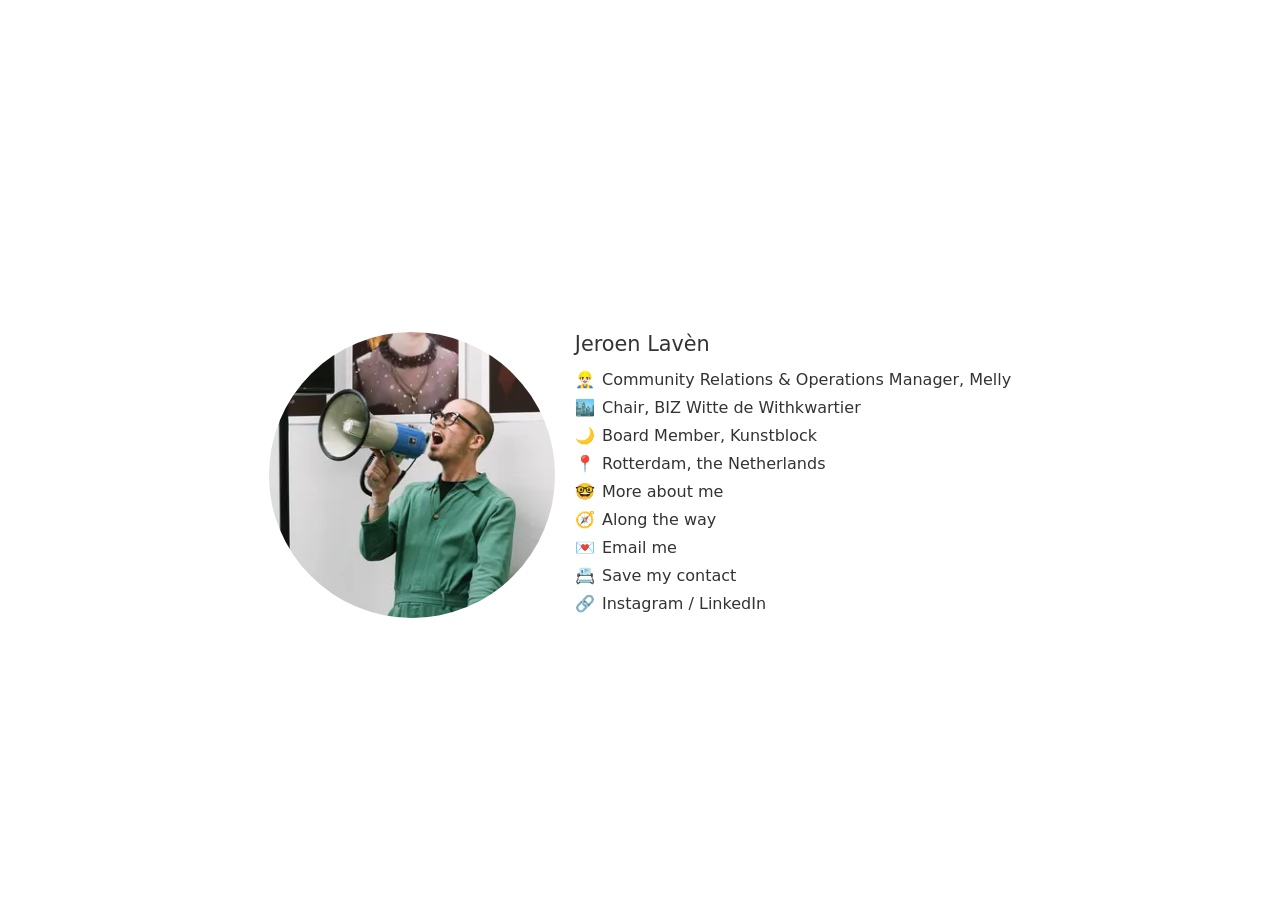
<file: index.html>
<!DOCTYPE html>
<html lang="en">
<head>
    <meta charset="UTF-8">
    <meta name="viewport" content="width=device-width, initial-scale=1.0">
    <title>Jeroen Lavèn – Community Relations &amp; Operations, Kunstinstituut Melly</title>
    <meta name="description" content="Jeroen Lavèn, Rotterdam: Community Relations &amp; Operations Manager at Kunstinstituut Melly, chair of BIZ Witte de Withkwartier and board member of Kunstblock.">
    <meta name="author" content="Jeroen Lavèn">
    <link rel="canonical" href="https://visuology.nl/">

    <!-- Link previews (LinkedIn, WhatsApp, Slack, ...) -->
    <meta property="og:type" content="profile">
    <meta property="og:url" content="https://visuology.nl/">
    <meta property="og:site_name" content="Jeroen Lavèn">
    <meta property="og:title" content="Jeroen Lavèn – Community Relations &amp; Operations, Kunstinstituut Melly">
    <meta property="og:description" content="Community Relations &amp; Operations Manager at Kunstinstituut Melly. Chair of BIZ Witte de Withkwartier and board member of Kunstblock. Rotterdam.">
    <meta property="og:image" content="https://visuology.nl/og-image-800.jpg">
    <meta property="og:image:width" content="800">
    <meta property="og:image:height" content="800">
    <meta property="og:image:alt" content="Portrait of Jeroen Lavèn">
    <meta property="profile:first_name" content="Jeroen">
    <meta property="profile:last_name" content="Lavèn">
    <meta name="twitter:card" content="summary">

    <link rel="stylesheet" href="style.css?v=19"> <!-- Bump ?v= after editing style.css so browsers reload it -->
    <link rel="apple-touch-icon" sizes="180x180" href="apple-touch-icon.png">
    <link rel="icon" type="image/png" sizes="32x32" href="favicon-32x32.png">
    <link rel="icon" type="image/png" sizes="16x16" href="favicon-16x16.png">
    <link rel="manifest" href="site.webmanifest">
    <meta name="msapplication-TileColor" content="#da532c">
    <meta name="color-scheme" content="light dark">
    <meta name="theme-color" content="#ffffff" media="(prefers-color-scheme: light)">
    <meta name="theme-color" content="#121212" media="(prefers-color-scheme: dark)">

    <script type="application/ld+json">
    {
        "@context": "https://schema.org",
        "@type": "ProfilePage",
        "url": "https://visuology.nl/",
        "dateModified": "2026-10-06",
        "mainEntity": {
            "@type": "Person",
            "@id": "https://visuology.nl/#jeroen",
            "name": "Jeroen Lavèn",
            "alternateName": "Jeroen Laven",
            "givenName": "Jeroen",
            "familyName": "Lavèn",
            "url": "https://visuology.nl/",
            "image": "https://visuology.nl/og-image-800.jpg",
            "email": "mailto:mail@visuology.nl",
            "description": "Community Relations & Operations Manager at Kunstinstituut Melly in Rotterdam, chair of BIZ Witte de Withkwartier and board member of Kunstblock. Through Visuology he works on contemporary digital communications for art and culture.",
            "jobTitle": "Community Relations & Operations Manager",
            "worksFor": { "@type": "Organization", "name": "Kunstinstituut Melly", "url": "https://www.kunstinstituutmelly.nl" },
            "memberOf": [
                { "@type": "Organization", "name": "BIZ Witte de Withkwartier", "url": "https://wdwkwartier.nl" },
                { "@type": "Organization", "name": "Kunstblock", "url": "https://www.dekunstavond.nl" }
            ],
            "address": { "@type": "PostalAddress", "addressLocality": "Rotterdam", "addressCountry": "NL" },
            "knowsAbout": [
                "Community relations",
                "Cultural operations management",
                "Contemporary art",
                "PR and communications",
                "Digital communications",
                "Placemaking",
                "Witte de Withkwartier",
                "Rotterdam art and culture"
            ],
            "sameAs": [
                "https://www.linkedin.com/in/visuology/",
                "https://www.instagram.com/visuology_nl",
                "https://www.kunstinstituutmelly.nl/en/people/383-jeroen-laven"
            ]
        }
    }
    </script>
</head>
<body>
    <main class="container">
        <button type="button" class="photo-btn" id="photo-btn" aria-label="Play a sound">
            <picture>
                <source srcset="jeroen-300.webp 300w, jeroen-600.webp 600w" sizes="(min-width: 780px) 280px, 150px" type="image/webp">
                <img src="jeroen-300.jpg" srcset="jeroen-300.jpg 300w, jeroen-600.jpg 600w" sizes="(min-width: 780px) 280px, 150px" alt="Portrait of Jeroen Lavèn" class="photo" width="150" height="150">
            </picture>
        </button>
        <div class="content">
            <h1>Jeroen Lavèn</h1>
            <ul class="links">
                <li><span class="links-emoji" aria-hidden="true">👷🏻‍♂️</span><span>Community Relations &amp; Operations Manager, <a href="https://www.kunstinstituutmelly.nl" target="_blank" rel="noopener">Melly</a></span></li>
                <li><span class="links-emoji" aria-hidden="true">🏙️</span><span>Chair, <a href="https://wdwkwartier.nl" target="_blank" rel="noopener">BIZ Witte de Withkwartier</a></span></li>
                <li><span class="links-emoji" aria-hidden="true">🌙</span><span>Board Member, <a href="https://www.dekunstavond.nl" target="_blank" rel="noopener">Kunstblock</a></span></li>
                <li><span class="links-emoji" aria-hidden="true">📍</span><span>Rotterdam, the Netherlands</span></li>
                <li class="screen-only"><span class="links-emoji" aria-hidden="true">🤓</span><span>More <a href="#about" id="about-me-link" data-popup="about-popup" aria-haspopup="dialog">about me</a></span></li>
                <li class="screen-only"><span class="links-emoji" aria-hidden="true">🧭</span><span><a href="#work" id="work-link" data-popup="work-popup" aria-haspopup="dialog">Along the way</a></span></li>
                <li><span class="links-emoji" aria-hidden="true">💌</span><span><a href="mailto:mail@visuology.nl">Email me</a></span></li>
                <li class="screen-only"><span class="links-emoji" aria-hidden="true">📇</span><span><a href="jeroen-laven.vcf" download="Jeroen Lavèn.vcf" id="contact-link" aria-haspopup="dialog">Save my contact</a></span></li>
                <li><span class="links-emoji" aria-hidden="true">🔗</span><span><a href="https://www.instagram.com/visuology_nl" target="_blank" rel="noopener">Instagram</a> / <a href="https://www.linkedin.com/in/visuology/" target="_blank" rel="noopener">LinkedIn</a></span></li>
            </ul>
        </div>
        <audio id="mySound" src="sound.mp3" preload="none"></audio>
    </main>
    <div class="wave" aria-hidden="true" style="pointer-events: none;"></div>
    <div class="wave" aria-hidden="true" style="pointer-events: none;"></div>
    <div class="wave" aria-hidden="true" style="pointer-events: none;"></div>

    <!-- What the megaphone says when the photo is clicked -->
    <div class="speech" id="speech" role="status" aria-live="polite"></div>

    <!-- Save my contact pop-up (computers; phones download the card directly) -->
    <div class="popup-overlay" id="contact-popup">
        <div class="popup-content contact-popup" role="dialog" aria-modal="true" aria-labelledby="contact-title">
            <div class="popup-header">
                <h2 id="contact-title">Save my contact</h2>
                <button type="button" class="close-btn" aria-label="Close">&times;</button>
            </div>
            <img src="qr-contact.svg" class="qr" width="220" height="220" alt="QR code with Jeroen Lavèn's contact details">
            <p class="qr-hint">Scan with your phone's camera to add me to your contacts.</p>
            <a class="qr-download" href="jeroen-laven.vcf" download="Jeroen Lavèn.vcf">Or download the contact card</a>
        </div>
    </div>

    <!-- About me pop-up -->
    <div class="popup-overlay" id="about-popup">
        <div class="popup-content" role="dialog" aria-modal="true" aria-label="About Jeroen Lavèn">
            <button type="button" class="close-btn" aria-label="Close">&times;</button>
            <h2 class="print-only">About</h2>
            <p class="popup-scroll" tabindex="0">Jeroen Lavèn (NL, 1990) serves as the Community Relations & Operations Manager at Kunstinstituut Melly, where his journey began as an intern in PR & Communication in 2016. Over the years, he progressed through various roles, including Social Media and Website Assistant, PR & Social Media Editor, and PR & Communications Manager, ultimately taking on his current position. He manages and maintains the building, coordinates exhibitions, and fosters community relations, overseeing a dedicated team and working closely with tenants and external stakeholders to create a dynamic cultural environment.<br><br>As chair of BIZ Witte de Withkwartier, Jeroen works alongside fellow entrepreneurs and stakeholders to strengthen the district's economic vitality and shared public space. Together, they aim to keep the Witte de Withkwartier a vibrant, inclusive, and welcoming destination — for businesses, residents, and visitors alike.<br><br>Additionally, Jeroen is a Board Member at Kunstblock, a collective of contemporary art institutions in Rotterdam's art quarter. His seven years of experience as the PR & Communications Coordinator for Kunstblock have provided him with valuable insights into promoting collaborative efforts and enhancing the visibility of cultural events.<br><br>Through his company, Visuology, Jeroen specializes in contemporary digital communications, aiming to make art more accessible and engaging.</p>
        </div>
    </div>

    <!-- Along the way pop-up: a timeline, or the full list -->
    <div class="popup-overlay" id="work-popup">
        <div class="popup-content work-popup" role="dialog" aria-modal="true" aria-labelledby="work-title">
            <div class="popup-header">
                <h2 id="work-title">Along the way</h2>
                <button type="button" class="close-btn" aria-label="Close">&times;</button>
            </div>

            <div class="timeline popup-scroll" id="timeline" tabindex="0">
                <div class="tl-inner">
                    <div class="tl-line" id="tl-line" aria-hidden="true"><div class="tl-progress" id="tl-progress"></div></div>
                    <ol class="tl-items" id="tl-items"></ol>
                </div>
            </div>

            <!-- Along the way: add an entry by copying an <li> below (newest first).
                 The timeline is built from this list, and search engines read it too. -->
            <ul class="work-list popup-scroll" id="work-list" hidden>
                <li data-year="2026">
                    <a class="list-link" href="https://open.spotify.com/episode/7euxMl5ZzgxJdmK8EMg1tA" target="_blank" rel="noopener">
                        <span class="list-year">2026</span>
                        <span class="list-title"><span class="list-emoji">🎙️</span> Afl 8: Hoe weerspiegelt kunst de diversiteit van de stad?</span>
                        <span class="list-desc">Art Radio – Rotterdam Art Week. A conversation with Maaike Muis and Houcem Bellakoud (Unity in Diversity).</span>
                        <span class="list-source">Spotify ↗</span>
                    </a>
                </li>
                <li data-year="2025">
                    <a class="list-link" href="https://www.linkedin.com/posts/visuology_last-week-i-joined-den-kennisinstituut-cultuur-activity-7403128219387838465-Icnb" target="_blank" rel="noopener">
                        <span class="list-year">2025</span>
                        <span class="list-title"><span class="list-emoji">🇬🇧</span> Study trip to Manchester with DEN</span>
                        <span class="list-desc">With DEN Kennisinstituut cultuur &amp; digitale transformatie, on Cultural Vitality and Manchester’s cultural institutions.</span>
                        <span class="list-source">LinkedIn ↗</span>
                    </a>
                </li>
                <li data-year="2025">
                    <a class="list-link" href="https://www.kunstinstituutmelly.nl/en/connect/8665-the-building-at-witte-de-withstraat-50-from-girls-school" target="_blank" rel="noopener">
                        <span class="list-year">2025</span>
                        <span class="list-title"><span class="list-emoji">🏫</span> The Building at Witte de Withstraat 50: From Girls’ School to Kunstinstituut Melly</span>
                        <span class="list-desc">An article I wrote on the history of Melly’s building.</span>
                        <span class="list-source">Kunstinstituut Melly ↗</span>
                    </a>
                </li>
                <li data-year="2025">
                    <a class="list-link" href="https://www.kunstinstituutmelly.nl/en/connect/8652-melly-and-worm-neighbors-and-partners" target="_blank" rel="noopener">
                        <span class="list-year">2025</span>
                        <span class="list-title"><span class="list-emoji">🤝</span> Melly and WORM: Neighbors and Partners</span>
                        <span class="list-desc">An article I wrote on two neighbouring art institutions.</span>
                        <span class="list-source">Kunstinstituut Melly ↗</span>
                    </a>
                </li>
                <li data-year="2025">
                    <a class="list-link" href="https://www.kunstinstituutmelly.nl/en/connect/8592-witte-de-withkwartier-from-botanical-garden-to-cultural-hub" target="_blank" rel="noopener">
                        <span class="list-year">2025</span>
                        <span class="list-title"><span class="list-emoji">🌿</span> Witte de Withkwartier: From Botanical Garden to Cultural Hub</span>
                        <span class="list-desc">An article I wrote on the history of the neighbourhood.</span>
                        <span class="list-source">Kunstinstituut Melly ↗</span>
                    </a>
                </li>
                <li data-year="2025">
                    <a class="list-link" href="https://www.ondernemen010.nl/actueel/toolbox-vitale-kerngebieden/" target="_blank" rel="noopener">
                        <span class="list-year">2025</span>
                        <span class="list-title"><span class="list-emoji">🧰</span> Toolbox Vitale Kerngebieden</span>
                        <span class="list-desc">I appear in the videos of this toolbox for Rotterdam’s entrepreneurs’ associations and BIZs.</span>
                        <span class="list-source">Ondernemen010 ↗</span>
                    </a>
                </li>
                <li data-year="2025">
                    <a class="list-link" href="https://www.cultuur-ondernemen.nl/artikel/duo-interview-mentoring-kunstpodia-jeroen-valentijn" target="_blank" rel="noopener">
                        <span class="list-year">2025</span>
                        <span class="list-title"><span class="list-emoji">🌱</span> ‘Feedback krijg je niet uit een boek, wel van een mentor’</span>
                        <span class="list-desc">Duo interview about the mentoring programme I followed.</span>
                        <span class="list-source">Cultuur+Ondernemen ↗</span>
                    </a>
                </li>
                <li data-year="2024">
                    <a class="list-link" href="https://www.ondernemen010.nl/actueel/wittedewith/" target="_blank" rel="noopener">
                        <span class="list-year">2024</span>
                        <span class="list-title"><span class="list-emoji">🏙️</span> Witte de With: een combinatie van horeca, kunst en retail</span>
                        <span class="list-desc">Interview about the Witte de Withkwartier.</span>
                        <span class="list-source">Ondernemen010 ↗</span>
                    </a>
                </li>
                <li data-year="2024">
                    <a class="list-link" href="https://www.npoklassiek.nl/fragmenten/opium/5fefa7d0-8d20-4431-92d9-374c08ae7c76/2024-01-08-de-audiotour-jeroen-laven-over-de-tentoonstelling-my-oma-in-kunstinstituut-melly" target="_blank" rel="noopener">
                        <span class="list-year">2024</span>
                        <span class="list-title"><span class="list-emoji">📻</span> De audiotour: Jeroen Lavèn over de tentoonstelling My Oma in Kunstinstituut Melly</span>
                        <span class="list-desc">Radio interview on Opium about the exhibition My Oma.</span>
                        <span class="list-source">NPO Klassiek ↗</span>
                    </a>
                </li>
                <li data-year="2021">
                    <a class="list-link" href="https://cultuurmarketing.nl/event/keukengeheim-kunstinstituut-melly/" target="_blank" rel="noopener">
                        <span class="list-year">2021</span>
                        <span class="list-title"><span class="list-emoji">🗣️</span> De naamswijziging van Kunstinstituut Melly</span>
                        <span class="list-desc">A talk for 20 communication and marketing colleagues at the Cultuurmarketing Keukengeheim, on the name change and its PR strategy.</span>
                        <span class="list-source">Cultuurmarketing ↗</span>
                    </a>
                </li>
                <li data-year="2021">
                    <a class="list-link" href="https://www.youtube.com/watch?v=LUtSD5RvjFM" target="_blank" rel="noopener">
                        <span class="list-year">2021</span>
                        <span class="list-title"><span class="list-emoji">🎬</span> A new visual identity for Kunstinstituut Melly</span>
                        <span class="list-desc">I led the project for the institute’s new identity in 2020–2021. A short documentary with all the designers.</span>
                        <span class="list-source">YouTube ↗</span>
                    </a>
                </li>
            </ul>

            <button type="button" class="view-toggle" id="view-toggle">See full list</button>
        </div>
    </div>

    <!-- Only on paper / PDF: where to find the latest version -->
    <p class="print-only print-footer">visuology.nl · mail@visuology.nl · linkedin.com/in/visuology</p>

    <!-- Visitor statistics without cookies: https://visuology.goatcounter.com -->
    <script data-goatcounter="https://visuology.goatcounter.com/count" async src="https://gc.zgo.at/count.js"></script>

    <script>
        // Count a click or an opened pop-up in the visitor statistics (once they've loaded)
        function track(name) {
            if (window.goatcounter && window.goatcounter.count) {
                window.goatcounter.count({ path: name, title: name, event: true });
            }
        }

        // What the megaphone says when someone clicks the photo, one at a time.
        // A line can be plain text, or { text, url } to make the bubble a link.
        // '{kunstavond}' becomes the date of the next Kunstavond and is said first, then the coffee invitation,
        // then '{time}': a line that fits the time of day in Rotterdam.
        var coffeeMail = 'mailto:mail@visuology.nl?subject=' + encodeURIComponent('Coffee?') +
            '&body=' + encodeURIComponent('Hi Jeroen,\n\nI found your website and would love to meet for a coffee. When suits you?\n\n');
        var megaphoneLines = [
            { text: '{kunstavond}', url: 'https://www.dekunstavond.nl' },
            '{time}',
            'Melly\u2019s building was a girls\u2019 school in the 1870s.',
            'The Witte de With quarter used to be the city\u2019s botanical garden.',
            'Melly is named after Ken Lum\u2019s artwork \u201cMelly Shum Hates Her Job\u201d.',
            'Started here as an intern in 2016. Still here!',
            { text: 'Always up for a coffee and a good conversation. Invite me! \u2615', url: coffeeMail },
            { text: 'Say hi: mail@visuology.nl', url: 'mailto:mail@visuology.nl' }
        ];

        // Months without a Kunstavond, e.g. '2027-08' for a summer break
        var kunstavondSkip = [];

        var reduceMotion = window.matchMedia('(prefers-reduced-motion: reduce)');

        // The hello sound plays on the first tap of a visit only, a bit softer
        var soundPlayed = false;

        function playSoundAndAnimate() {
            if (!soundPlayed) {
                var sound = document.getElementById('mySound');
                sound.volume = 0.6;
                sound.currentTime = 0;
                sound.play();
                soundPlayed = true;
            }
            speak();
            track('Megaphone');
            try { localStorage.setItem('megaphoneFound', '1'); } catch (e) {}
            pulseWaves(3, 7);
        }

        // Waves rippling out from the photo
        function pulseWaves(count, seconds) {
            if (reduceMotion.matches) return;
            var rect = document.querySelector('.photo').getBoundingClientRect();
            Array.prototype.slice.call(document.querySelectorAll('.wave'), 0, count).forEach(function(wave, index) {
                // Immediately remove any existing animation
                wave.style.animation = 'none';

                // Cover the photo exactly so the waves grow from its centre
                wave.style.left = (rect.left + window.scrollX) + 'px';
                wave.style.top = (rect.top + window.scrollY) + 'px';
                wave.style.width = rect.width + 'px';
                wave.style.height = rect.height + 'px';

                // Use setTimeout to reapply the animation
                setTimeout(function() {
                    wave.style.animation = 'waveAnimation ' + seconds + 's ease-out ' + (index * 0.5) + 's forwards';
                }, 50); // slight delay to ensure the reset is registered
            });
        }

        // Shrink each wave back once it has faded out, so it never covers the links
        document.querySelectorAll('.wave').forEach(function(wave) {
            wave.addEventListener('animationend', function() {
                wave.style.animation = 'none';
            });
        });

        document.getElementById('photo-btn').addEventListener('click', playSoundAndAnimate);

        // A speech bubble from the megaphone in the photo
        var speech = document.getElementById('speech');
        var lineOrder = [];
        var firstRound = true;
        var speechTimer = null;
        function nextLine() {
            if (!lineOrder.length) {
                lineOrder = megaphoneLines.map(function(_, i) { return i; });
                for (var i = lineOrder.length - 1; i > 0; i--) {
                    var j = Math.floor(Math.random() * (i + 1));
                    var tmp = lineOrder[i]; lineOrder[i] = lineOrder[j]; lineOrder[j] = tmp;
                }
                if (firstRound) {
                    // Start with the next Kunstavond, then the coffee invitation, then the time of day
                    var coffeeIndex = megaphoneLines.findIndex(function(line) { return line.url === coffeeMail; });
                    var kunstavondIndex = megaphoneLines.findIndex(function(line) { return (line.text || line) === '{kunstavond}'; });
                    var timeIndex = megaphoneLines.indexOf('{time}');
                    [timeIndex, coffeeIndex, kunstavondIndex].forEach(function(index) {
                        var k = lineOrder.indexOf(index);
                        if (k > 0) lineOrder.unshift(lineOrder.splice(k, 1)[0]);
                    });
                    firstRound = false;
                }
            }
            var line = megaphoneLines[lineOrder.shift()];
            if (typeof line === 'string') line = { text: line };
            var text = line.text === '{kunstavond}' ? kunstavondLine() : line.text === '{time}' ? timeLine() : line.text;
            return { text: text, url: line.url };
        }
        function speak(line) {
            var rect = document.querySelector('.photo').getBoundingClientRect();
            // Where the megaphone's opening is in the photo
            var mouthX = rect.left + rect.width * 0.14;
            var mouthY = rect.top + rect.height * 0.24;
            speech.classList.remove('show');
            line = line || nextLine();
            speech.textContent = '';
            if (line.url) {
                var link = document.createElement('a');
                link.href = line.url;
                link.textContent = line.text;
                if (/^https?:/.test(line.url)) { link.target = '_blank'; link.rel = 'noopener'; }
                speech.appendChild(link);
            } else {
                speech.textContent = line.text;
            }
            speech.classList.toggle('has-link', !!line.url);
            var w = speech.offsetWidth;
            var h = speech.offsetHeight;
            var left = Math.min(Math.max(mouthX - w + 28, 8), window.innerWidth - w - 8);
            // Above the megaphone, or below it when there's no room at the top of the screen
            var below = mouthY - h - 12 < 8;
            speech.classList.toggle('below', below);
            speech.style.left = (left + window.scrollX) + 'px';
            speech.style.top = ((below ? mouthY + 14 : mouthY - h - 12) + window.scrollY) + 'px';
            speech.style.setProperty('--tail-x', Math.min(Math.max(mouthX - left - 6, 14), w - 26) + 'px');
            speech.offsetHeight; // restart the pop-in animation
            speech.classList.add('show');
            hideSpeechAfter(line.url ? 7000 : 4500); // a little longer when there's something to click
        }
        function hideSpeechAfter(ms) {
            clearTimeout(speechTimer);
            speechTimer = setTimeout(function() { speech.classList.remove('show'); }, ms);
        }
        // Stay open while someone hovers over the bubble or tabs to its link
        speech.addEventListener('mouseenter', function() { clearTimeout(speechTimer); });
        speech.addEventListener('focusin', function() { clearTimeout(speechTimer); });
        speech.addEventListener('mouseleave', function() { hideSpeechAfter(2500); });
        speech.addEventListener('focusout', function() { hideSpeechAfter(2500); });
        window.addEventListener('resize', function() { speech.classList.remove('show'); });

        // The current date and time in Rotterdam, wherever the visitor is
        function rotterdamNow() {
            var now = {};
            new Intl.DateTimeFormat('en-GB', { timeZone: 'Europe/Amsterdam', year: 'numeric', month: 'numeric', day: 'numeric', hour: 'numeric', hourCycle: 'h23' })
                .formatToParts(new Date()).forEach(function(p) { now[p.type] = +p.value; });
            now.weekday = new Date(Date.UTC(now.year, now.month - 1, now.day)).getUTCDay(); // 0 = Sunday
            return now;
        }

        // A line that fits the time of day in Rotterdam
        function timeLine() {
            var now = rotterdamNow(), h = now.hour, weekend = now.weekday === 0 || now.weekday === 6;
            if (now.weekday === 5 && h >= 14 && h < 18) return 'Almost weekend! \ud83c\udf89';
            if (weekend && h >= 9 && h < 18) return 'Happy weekend! Out and about in the quarter?';
            if (h >= 5 && h < 11) return 'Goedemorgen! Coffee first \u2615';
            if (h >= 11 && h < 14) return 'Lunchtime on the Witte de With \ud83e\udd6a';
            if (h >= 14 && h < 18) return 'Good afternoon from Rotterdam! \ud83d\udc4b';
            if (h >= 18 && h < 23) return 'Good evening! The quarter is buzzing now. \u2728';
            return 'Working late? Me too. \ud83c\udf19';
        }

        // Next Kunstavond: the first Friday of the month, 18:00-21:00 Rotterdam time
        function kunstavondLine() {
            var now = rotterdamNow();
            var y = now.year, m = now.month, firstFriday, isThisMonth;
            for (var tries = 0; tries < 24; tries++) {
                firstFriday = 1 + (5 - new Date(Date.UTC(y, m - 1, 1)).getUTCDay() + 7) % 7;
                var key = y + '-' + (m < 10 ? '0' : '') + m;
                isThisMonth = y === now.year && m === now.month;
                var stillToCome = !isThisMonth || now.day < firstFriday || (now.day === firstFriday && now.hour < 21);
                var newYearsDay = m === 1 && firstFriday === 1; // no Kunstavond on New Year's Day
                if (stillToCome && !newYearsDay && kunstavondSkip.indexOf(key) === -1) break;
                if (++m > 12) { m = 1; y++; }
            }
            if (isThisMonth && now.day === firstFriday) {
                return now.hour < 18 ? 'Kunstavond tonight in the Witte de With Quarter!' : 'Kunstavond is on now in the Witte de With Quarter. Come by!';
            }
            var date = new Date(Date.UTC(y, m - 1, firstFriday, 12)).toLocaleDateString('en-GB', { weekday: 'short', day: 'numeric', month: 'short', timeZone: 'UTC' });
            return 'Next Kunstavond: ' + date.replace(',', '') + ' in the Witte de With Quarter!';
        }

        // Greet visitors depending on where they came from
        (function() {
            var via = new URLSearchParams(location.search).get('via');
            var from = '';
            try { from = new URL(document.referrer).hostname; } catch (e) {}
            var greeting = null, source = null;
            if (via === 'card') { greeting = 'Nice to meet you in person! \ud83e\udd1d'; source = 'contact card'; }
            else if (/(^|\.)(linkedin\.com|lnkd\.in)$/.test(from)) { greeting = 'Hi from LinkedIn! \ud83d\udc4b'; source = 'LinkedIn'; }
            else if (/(^|\.)(google\.[a-z.]+|bing\.com|duckduckgo\.com|ecosia\.org)$/.test(from)) { greeting = 'Found me! \ud83d\udd0e'; source = 'search'; }
            if (via) history.replaceState(null, '', location.pathname + location.hash); // keep the address clean
            if (greeting) {
                setTimeout(function() {
                    if (!openOverlay) speak({ text: greeting });
                    track('Arrived from: ' + source);
                }, 900);
            }

            // First-time visitors get a hint that the photo can be tapped (until they've tapped it once)
            var found = false;
            try { found = localStorage.getItem('megaphoneFound') === '1'; } catch (e) {}
            if (found) return;
            setTimeout(function() {
                if (soundPlayed || openOverlay || speech.classList.contains('show')) return;
                pulseWaves(1, 2.5);
                speak({ text: 'Psst\u2026 tap me! \ud83d\udce3' });
            }, greeting ? 6500 : 2500);
        })();

        // Count clicks on links that lead somewhere else
        document.addEventListener('click', function(event) {
            var link = event.target.closest('a');
            if (!link) return;
            var href = link.getAttribute('href') || '';
            if (href.charAt(0) === '#') return;
            if (link.id === 'contact-link' && window.matchMedia('(hover: hover) and (pointer: fine)').matches) return; // counted as the QR pop-up
            var name;
            if (href === coffeeMail) name = 'Coffee invite';
            else if (link.closest('#speech') && /dekunstavond/.test(href)) name = 'Kunstavond (megaphone)';
            else if (href.indexOf('mailto:') === 0) name = 'Email';
            else if (/\.vcf$/.test(href)) name = 'Save contact (download)';
            else { try { name = 'Link: ' + new URL(href, location.href).hostname.replace(/^www\./, ''); } catch (e) { return; } }
            track(name);
        }, true);

        // Save my contact: phones download the card, computers show a QR code to scan
        document.getElementById('contact-link').addEventListener('click', function(event) {
            if (window.matchMedia('(hover: hover) and (pointer: fine)').matches) {
                event.preventDefault();
                openPopup(document.getElementById('contact-popup'), this);
            }
        });

        // Next to the text, make the photo exactly as tall as the text block
        var sideBySide = window.matchMedia('(min-width: 780px)'); // keep in sync with style.css
        var textBlock = document.querySelector('.content');
        function sizePhoto() {
            if (sideBySide.matches) {
                var size = Math.min(Math.round(textBlock.getBoundingClientRect().height), 360); // never larger than 360px
                document.documentElement.style.setProperty('--photo-size', size + 'px');
            } else {
                document.documentElement.style.removeProperty('--photo-size');
            }
        }
        if (window.ResizeObserver) new ResizeObserver(sizePhoto).observe(textBlock);
        sideBySide.addEventListener('change', sizePhoto);
        sizePhoto();

        // Pop-up functionality (shared by all pop-ups)
        var page = document.querySelector('.container');
        var openOverlay = null;
        var openedFrom = null;

        var popupNames = { 'about-popup': 'About me', 'work-popup': 'Along the way', 'contact-popup': 'Save contact (QR code)' };
        function openPopup(overlay, trigger) {
            track('Open: ' + (popupNames[overlay.id] || overlay.id));
            openOverlay = overlay;
            openedFrom = trigger;
            overlay.classList.add('show');
            overlay.querySelector('.popup-content').classList.add('show');
            overlay.querySelectorAll('.popup-scroll').forEach(function(el) { el.scrollTop = 0; });
            document.documentElement.classList.add('popup-open');
            page.inert = true; // Keep keyboard and screen readers inside the pop-up
            overlay.querySelector('.close-btn').focus();
        }

        function closePopup() {
            if (!openOverlay) return;
            openOverlay.classList.remove('show');
            openOverlay.querySelector('.popup-content').classList.remove('show');
            document.documentElement.classList.remove('popup-open');
            page.inert = false;
            openOverlay = null;
            if (openedFrom) openedFrom.focus();
        }

        document.querySelectorAll('[data-popup]').forEach(function(trigger) {
            trigger.addEventListener('click', function(event) {
                event.preventDefault();
                openPopup(document.getElementById(trigger.dataset.popup), trigger);
            });
        });

        document.querySelectorAll('.popup-overlay').forEach(function(overlay) {
            overlay.querySelector('.close-btn').addEventListener('click', closePopup);

            // Close the pop-up when clicking outside the content
            overlay.addEventListener('click', function(event) {
                if (event.target === overlay) {
                    closePopup();
                }
            });
        });

        document.addEventListener('keydown', function(event) {
            if (event.key === 'Escape') {
                closePopup();
            }
        });

        // ---------------------------------------------------------------
        // Along the way: a timeline that comes into focus as you scroll
        // ---------------------------------------------------------------
        var timeline = document.getElementById('timeline');
        var tlItems = document.getElementById('tl-items');
        var tlLine = document.getElementById('tl-line');
        var tlProgress = document.getElementById('tl-progress');
        var workList = document.getElementById('work-list');
        var timelineRows = [];

        function sourceOf(project) {
            if (project.source) return project.source;
            try { return new URL(project.url).hostname.replace(/^www\./, ''); } catch (e) { return 'Link'; }
        }

        function el(tag, className, text) {
            var node = document.createElement(tag);
            if (className) node.className = className;
            if (text) node.textContent = text;
            return node;
        }

        function makeLink(project, className, children) {
            var link = el('a', className);
            link.href = project.url;
            link.target = '_blank';
            link.rel = 'noopener';
            children.forEach(function(child) { link.appendChild(child); });
            return link;
        }

        // Read the entries from the list in the pop-up
        var projects = Array.prototype.map.call(workList.querySelectorAll('li'), function(li) {
            var link = li.querySelector('a');
            var desc = li.querySelector('.list-desc');
            var titleEl = li.querySelector('.list-title').cloneNode(true);
            var emojiEl = titleEl.querySelector('.list-emoji');
            var emoji = emojiEl ? emojiEl.textContent.trim() : '';
            if (emojiEl) emojiEl.remove();
            return {
                year: li.dataset.year || '',
                emoji: emoji,
                title: titleEl.textContent.trim(),
                description: desc ? desc.textContent.trim() : '',
                url: link.getAttribute('href'),
                source: li.querySelector('.list-source').textContent.replace('\u2197', '').trim()
            };
        });

        var lastYear = null;
        projects.forEach(function(project) {
            // Timeline entry; the year is only shown when it changes
            var item = el('li', 'tl-item');
            var body = el('div', 'tl-body');
            item.appendChild(el('span', 'tl-dot'));
            item.appendChild(body);
            if (project.year && project.year !== lastYear) body.appendChild(el('div', 'tl-year', String(project.year)));
            lastYear = project.year || lastYear;
            body.appendChild(makeLink(project, 'tl-title', [el('span', '', (project.emoji ? project.emoji + ' ' : '') + project.title)]));
            if (project.description) body.appendChild(el('p', 'tl-text', project.description));
            body.appendChild(makeLink(project, 'tl-source', [el('span', '', sourceOf(project) + ' ↗')]));
            tlItems.appendChild(item);
            timelineRows.push(item);
        });

        // Entries are sharpest at the focus point (a third from the top) and fade
        // out towards the edges; the line fills up and the dots light up as you pass.
        var FOCUS = 0.22; // keep in sync with the padding of .tl-items in style.css
        var SHARP_ZONE = 70;   // px above and below the focus point where an entry stays sharp
        var FADE_LENGTH = 170; // px over which it then fades out
        var ticking = false;
        function updateTimeline() {
            ticking = false;
            var box = timeline.getBoundingClientRect();
            if (!box.height) return;
            var middle = box.top + box.height * FOCUS;
            timelineRows.forEach(function(item) {
                var r = item.getBoundingClientRect();
                var offset = r.top + 14 - middle;
                // Fully sharp within SHARP_ZONE px of the focus point, then a gentle fade
                var t = Math.min(Math.max((Math.abs(offset) - SHARP_ZONE) / FADE_LENGTH, 0), 1);
                var distance = t * t * (3 - 2 * t); // ease in and out
                item.style.setProperty('--d', distance.toFixed(3));
                item.classList.toggle('passed', r.top + 14 <= middle + 1);
            });
            // The line runs from the first dot to the last, and fills up to the middle
            if (!timelineRows.length) return;
            var origin = tlLine.parentNode.getBoundingClientRect().top;
            var firstDot = timelineRows[0].getBoundingClientRect().top + 14;
            var lastDot = timelineRows[timelineRows.length - 1].getBoundingClientRect().top + 14;
            tlLine.style.top = (firstDot - origin) + 'px';
            tlLine.style.height = (lastDot - firstDot) + 'px';
            tlProgress.style.height = Math.max(0, Math.min(middle, lastDot) - firstDot) + 'px';
        }
        function requestUpdate() {
            if (!ticking) { ticking = true; requestAnimationFrame(updateTimeline); }
        }
        timeline.addEventListener('scroll', requestUpdate, { passive: true });
        window.addEventListener('resize', requestUpdate);
        document.getElementById('work-link').addEventListener('click', function() {
            timeline.scrollTop = 0;
            requestAnimationFrame(updateTimeline);
        });

        // Switch between the timeline and the full list
        document.getElementById('view-toggle').addEventListener('click', function() {
            var showList = workList.hidden;
            workList.hidden = !showList;
            timeline.hidden = showList;
            this.textContent = showList ? 'Back to the timeline' : 'See full list';
            if (!showList) { timeline.scrollTop = 0; requestUpdate(); }
        });
    </script>
</body>
</html>
</file>
<file: style.css>
:root {
    --bg: #ffffff;
    --text: #333333;
    --highlight: yellow;
    --highlight-text: #333333;
    --popup-bg: #ffffff;
    --backdrop: rgba(0, 0, 0, 0.5);
    --wave: #000000;
    color-scheme: light dark;
}

/* Dark mode follows the visitor's device setting */
@media (prefers-color-scheme: dark) {
    :root {
        --bg: #121212;
        --text: #e6e6e6;
        --highlight: #ffe14d;
        --highlight-text: #121212;
        --popup-bg: #1e1e1e;
        --backdrop: rgba(0, 0, 0, 0.7);
        --wave: #ffffff;
    }
}

body, html {
    height: 100%;
    margin: 0;
    display: flex;
    justify-content: center;
    align-items: center;
    background-color: var(--bg);
    color: var(--text);
    /* The device's own font: San Francisco on Apple devices, no download needed */
    font-family: system-ui, -apple-system, BlinkMacSystemFont, "Segoe UI", Roboto, "Helvetica Neue", Arial, sans-serif;
    font-weight: 300;
}

.container {
    display: flex;
    flex-direction: column; /* Stack vertically on mobile */
    align-items: center; /* Center the items on mobile */
    margin-top: 50px;
}

.content {
    text-align: left;
    width: 100%; /* Take full width on mobile */
    padding: 0 10px; /* Adds padding to text */
    box-sizing: border-box; /* Keep the padding inside the screen width */
}

h1 {
    font-family: ui-rounded, "SF Pro Rounded", system-ui, -apple-system, sans-serif;
    font-size: 1.3em;
    font-weight: 500;
}

.photo-btn {
    display: block;
    padding: 0;
    border: 0;
    background: transparent;
    -webkit-appearance: none; /* No native (grey) button look in Safari */
    appearance: none;
    -webkit-tap-highlight-color: transparent; /* No grey square on tap in iOS */
    border-radius: 50%;
    position: relative;
    font: inherit; /* So the "Click me" label uses the page font */
    color: inherit;
    flex-shrink: 0; /* Never let long text squeeze the photo into an oval */
    line-height: 0;
    margin-right: 20px;
    cursor: pointer;
}

.photo {
    transition: transform 0.25s ease;
}

/* On computers: the photo grows a little and says "Click me" on hover */
.photo-btn::after {
    content: "Click me \1F4E3";
    position: absolute;
    left: 50%;
    bottom: -8px;
    transform: translate(-50%, 100%);
    padding: 3px 10px;
    border: 1px solid color-mix(in srgb, currentColor 25%, transparent);
    border-radius: 999px;
    background: var(--popup-bg);
    color: var(--text);
    font: inherit;
    font-size: 0.85em;
    line-height: 1.4;
    white-space: nowrap;
    opacity: 0;
    pointer-events: none;
    transition: opacity 0.2s ease;
}

@media (hover: hover) and (pointer: fine) {
    .photo-btn:hover .photo {
        transform: scale(1.03);
    }

    .photo-btn:hover::after {
        opacity: 1;
    }
}

.photo {
    display: block;
    width: var(--photo-size, 150px); /* Set to the height of the text block on wider screens */
    height: var(--photo-size, 150px);
    border-radius: 50%;
    object-fit: cover;
}

/* The list on the homepage: room between the lines so the emoji can breathe,
   and long lines wrap under the text instead of under the emoji */
.links {
    list-style: none;
    margin: 0;
    padding: 0;
    line-height: 1.75;
}

.links li {
    display: flex;
    gap: 0.4em;
}

.links-emoji {
    flex: none;
    width: 1.3em;
    text-align: center;
}

.wave {
    position: absolute;
    border: solid 2px var(--wave);
    border-radius: 50%;
    box-sizing: border-box;
    transform: scale(0);
    opacity: 1;
    animation: none;
    pointer-events: none;
}

@keyframes waveAnimation {
    0% {
        transform: scale(0);
        opacity: 0.75;
    }
    100% {
        transform: scale(3);
        opacity: 0;
    }
}

h1, h2, p, ul {
    margin: 0;
    padding: 0;
    margin-bottom: 10px;
}

ul {
    list-style: none;
    padding-left: 0;
}

a {
    text-decoration: none;
    color: inherit;
    font-weight: normal;
}

a:hover,
a:focus-visible {
    background-color: var(--highlight);
    color: var(--highlight-text);
}

/* Visible focus for keyboard users */
a:focus-visible,
button:focus-visible,
.popup-scroll:focus-visible {
    outline: 2px solid currentColor;
    outline-offset: 2px;
}

.photo-btn:focus-visible {
    outline: 2px solid var(--text);
    outline-offset: 4px;
}

/* Pop-up styling */
.popup-overlay {
    position: fixed;
    top: 0;
    left: 0;
    width: 100%;
    height: 100%;
    height: 100dvh; /* Follow the visible viewport on mobile browsers */
    padding: 20px;
    box-sizing: border-box;
    background: var(--backdrop);
    display: flex;
    justify-content: center;
    align-items: center;
    z-index: 1000;
    opacity: 0;
    visibility: hidden;
    transition: opacity 0.5s ease, visibility 0.5s ease;
    cursor: pointer; /* Needed for iOS Safari to fire tap-outside clicks */
}

.popup-content {
    background: var(--popup-bg);
    padding: 30px;
    border-radius: 8px;
    max-width: 500px;
    width: 100%;
    max-height: 100%; /* Never taller than the screen */
    box-sizing: border-box;
    display: flex;
    flex-direction: column;
    text-align: left;
    cursor: auto;
    transform: translateY(-20px);
    transition: transform 0.5s ease;
}

.popup-scroll {
    margin-bottom: 0;
    min-height: 0;
    overflow-y: auto; /* Scroll long text inside the pop-up */
    -webkit-overflow-scrolling: touch;
    overscroll-behavior: contain;
}

.popup-overlay.show {
    opacity: 1;
    visibility: visible;
    transition: opacity 0.5s ease, visibility 0s; /* Visible at once so focus can move into it */
}

.popup-content.show {
    transform: translateY(0);
}

.close-btn {
    cursor: pointer;
    align-self: flex-end;
    flex-shrink: 0;
    font: inherit;
    font-size: 1.2em;
    line-height: 1;
    padding: 5px;
    border: 0;
    background: transparent;
    -webkit-appearance: none;
    appearance: none;
    -webkit-tap-highlight-color: transparent;
    color: inherit;
}

html.popup-open,
html.popup-open body {
    overflow: hidden; /* Stop the page behind the pop-up from scrolling */
}

/* Photo above the text until there's room for the text next to it without wrapping */
@media (max-width: 779px) {
    .container {
        display: block;
        text-align: center;
    }

    .photo-btn {
        margin: 0 auto 20px;
    }

    .content {
        max-width: 480px;
        margin: 0 auto;
    }
}

@media (max-width: 600px) {
    .popup-overlay {
        padding: 12px;
    }

    .popup-content {
        padding: 20px;
    }

    .close-btn {
        font-size: 1.8em; /* Bigger tap target on phones */
        margin: -10px -10px 0 0;
        padding: 10px;
    }
}

@media (min-width: 780px) {
    .container {
        flex-direction: row; /* Horizontal layout on larger screens */
        align-items: center; /* Align items vertically in the center */
        padding: 0 24px;
        box-sizing: border-box;
    }
    .photo-btn {
        margin-right: 20px; /* Space between image and text on desktop */
        margin-bottom: 0; /* No bottom margin on desktop */
    }
    .content {
        padding: 0; /* No padding needed on larger screens */
        max-width: none; /* No max-width restriction */
    }
}

/* Respect visitors who prefer less motion */
@media (prefers-reduced-motion: reduce) {
    .popup-overlay,
    .popup-content {
        transition: none;
    }
}

/* Things I've done: header, timeline and full list */
.popup-header {
    display: flex;
    align-items: center;
    justify-content: space-between;
    flex-shrink: 0;
    margin-bottom: 8px;
}

.popup-header h2 {
    margin: 0;
    font-family: ui-rounded, "SF Pro Rounded", system-ui, -apple-system, sans-serif;
    font-size: 1.1em;
    font-weight: 500;
}

.popup-header .close-btn {
    margin: 0;
}

.timeline[hidden],
.work-list[hidden] {
    display: none;
}

.timeline {
    --tl-height: min(420px, 60dvh);
    height: var(--tl-height);
    flex-shrink: 1;
    /* Soft fade at the top and bottom edges */
    -webkit-mask-image: linear-gradient(transparent, #000 10%, #000 85%, transparent);
    mask-image: linear-gradient(transparent, #000 10%, #000 85%, transparent);
}

.tl-inner {
    position: relative;
}

.tl-items {
    list-style: none;
    margin: 0;
    /* Room above and below so the first and last entries can reach the focus point */
    padding: calc(var(--tl-height) * 0.22 - 14px) 0 calc(var(--tl-height) * 0.78 - 14px) 28px;
}

/* The line, and the part of it that fills up as you scroll */
.tl-line {
    position: absolute;
    left: 5px;
    width: 1px;
    background: color-mix(in srgb, currentColor 18%, transparent);
}

.tl-progress {
    width: 1px;
    height: 0;
    background: currentColor;
}

.tl-item {
    --d: 1;
    position: relative;
    padding-bottom: 36px;
}

.tl-body {
    /* Sharp at the focus point, faded, blurred and slightly shifted towards the edges */
    opacity: calc(1 - var(--d) * 0.75);
    transform: translateX(calc(var(--d) * 6px));
    filter: blur(calc(var(--d) * var(--d) * 1px));
    transition: opacity 0.15s linear, transform 0.15s linear;
}

.tl-item:last-child {
    padding-bottom: 0;
}

.tl-dot {
    position: absolute;
    top: 9px;
    left: -27px;
    width: 9px;
    height: 9px;
    box-sizing: border-box;
    border: 1px solid currentColor;
    border-radius: 50%;
    background: var(--popup-bg);
    opacity: calc(1 - var(--d) * 0.6);
    transition: background-color 0.3s ease, transform 0.3s ease;
}

.tl-item.passed .tl-dot {
    background: currentColor;
    transform: scale(1.25);
}

.tl-year {
    font-size: 0.8em;
    letter-spacing: 0.08em;
    opacity: 0.6;
    font-variant-numeric: tabular-nums;
}

.tl-year + .tl-title {
    margin-top: 2px;
}

.tl-title {
    display: block;
    font-size: 1.05em;
    font-weight: 400;
    line-height: 1.35;
}

.tl-text {
    margin: 2px 0 0;
    opacity: 0.75;
    font-size: 0.92em;
}

.tl-source {
    display: inline-block;
    margin-top: 4px;
    font-size: 0.85em;
    opacity: 0.6;
}

.view-toggle {
    align-self: center;
    flex-shrink: 0;
    margin-top: 12px;
    padding: 4px 6px;
    border: 0;
    background: transparent;
    -webkit-appearance: none;
    appearance: none;
    -webkit-tap-highlight-color: transparent;
    color: inherit;
    font: inherit;
    font-size: 0.9em;
    text-decoration: underline;
    text-underline-offset: 3px;
    cursor: pointer;
}

@media (hover: hover) {
    .view-toggle:hover { background-color: var(--highlight); color: var(--highlight-text); }
}

.work-list {
    list-style: none;
    margin: 0;
    padding: 0;
}

.work-list li + li {
    border-top: 1px solid color-mix(in srgb, currentColor 15%, transparent);
}

.list-link {
    display: grid;
    grid-template-columns: 3em 1fr;
    gap: 2px 8px;
    padding: 10px 2px;
}

.list-year { opacity: 0.6; font-variant-numeric: tabular-nums; }
.list-title { grid-column: 2; }
.list-source { grid-column: 2; font-size: 0.85em; opacity: 0.7; }
.list-desc { grid-column: 2; font-size: 0.85em; opacity: 0.75; }

/* Respect visitors who prefer less motion: everything sharp, nothing moves */
@media (prefers-reduced-motion: reduce) {
    .tl-body,
    .tl-dot {
        opacity: 1;
        transform: none;
        filter: none;
        transition: none;
    }
}

/* Speech bubble from the megaphone */
.speech {
    --tail-x: 24px;
    position: absolute;
    z-index: 500;
    max-width: 230px;
    padding: 10px 14px;
    box-sizing: border-box;
    background: var(--popup-bg);
    color: var(--text);
    border: 1px solid color-mix(in srgb, currentColor 25%, transparent);
    border-radius: 14px;
    box-shadow: 0 6px 20px rgba(0, 0, 0, 0.12);
    font-size: 0.95em;
    line-height: 1.4;
    text-align: left;
    pointer-events: none;
    opacity: 0;
    visibility: hidden;
    transform: scale(0.6);
    transform-origin: var(--tail-x) 100%;
    transition: opacity 0.2s ease, transform 0.25s cubic-bezier(.3, 1.5, .5, 1), visibility 0.2s;
}

.speech.show {
    opacity: 1;
    visibility: visible;
    transform: scale(1);
}

/* The little tail pointing at the megaphone */
.speech::after {
    content: "";
    position: absolute;
    left: var(--tail-x);
    bottom: -7px;
    width: 12px;
    height: 12px;
    background: inherit;
    border-right: inherit;
    border-bottom: inherit;
    transform: rotate(45deg);
}

/* A bubble with a link can be clicked */
.speech.has-link.show {
    pointer-events: auto;
}

.speech a {
    text-decoration: underline;
    text-decoration-thickness: 1px;
    text-underline-offset: 3px;
}

/* When the bubble sits below the megaphone, the tail points up */
.speech.below {
    transform-origin: var(--tail-x) 0;
}

.speech.below::after {
    bottom: auto;
    top: -7px;
    border-right: 0;
    border-bottom: 0;
    border-left: inherit;
    border-top: inherit;
}

/* Save my contact pop-up */
.contact-popup {
    max-width: 340px;
    align-items: center;
    text-align: center;
}

.contact-popup .popup-header {
    align-self: stretch;
}

.qr {
    display: block;
    width: 220px;
    height: 220px;
    margin: 8px auto 12px;
    padding: 8px;
    background: #fff; /* Always dark on light, so it scans in dark mode too */
    border-radius: 6px;
}

.qr-hint {
    margin: 0 0 10px;
    font-size: 0.92em;
}

.qr-download {
    font-size: 0.85em;
    text-decoration: underline;
    text-underline-offset: 3px;
    opacity: 0.8;
}

@media (prefers-reduced-motion: reduce) {
    .speech {
        transform: none;
        transition: opacity 0.2s ease, visibility 0.2s;
    }
}

@media (prefers-reduced-motion: reduce) {
    .photo-btn:hover .photo {
        transform: none;
    }
}

/* Only shown on paper / PDF */
.print-only {
    display: none;
}

/* Printing or saving as PDF gives a one-page CV instead of a screenshot */
@media print {
    @page {
        margin: 16mm 18mm;
    }

    :root {
        --bg: #fff;
        --text: #000;
        --popup-bg: #fff;
    }

    html, body {
        display: block;
        height: auto;
        background: #fff;
        color: #000;
        font-size: 10.5pt;
    }

    .print-only {
        display: block;
    }

    /* Things that only make sense on screen */
    .screen-only,
    .wave,
    .speech,
    .close-btn,
    .view-toggle,
    .timeline,
    #contact-popup,
    audio {
        display: none !important;
    }

    /* Name, photo and roles at the top */
    .container {
        display: flex !important;
        flex-direction: row;
        align-items: center;
        margin: 0 0 8mm;
        padding: 0;
        text-align: left;
    }

    .photo-btn {
        margin: 0 6mm 0 0 !important;
    }

    .photo {
        width: 32mm !important;
        height: 32mm !important;
    }

    .content {
        max-width: none;
        margin: 0;
        padding: 0;
    }

    h1 {
        font-size: 20pt;
        margin-bottom: 2mm;
    }

    .links {
        line-height: 1.5;
    }

    /* Show where the contact links go */
    .links a[href^="mailto:"]::after {
        content: " (mail@visuology.nl)";
    }

    .links a[href*="instagram.com"]::after {
        content: " (instagram.com/visuology_nl)";
    }

    .links a[href*="linkedin.com"]::after {
        content: " (linkedin.com/in/visuology)";
    }

    /* The pop-ups become sections on the page */
    .popup-overlay {
        position: static;
        display: block;
        height: auto;
        padding: 0;
        opacity: 1;
        visibility: visible;
        background: none;
        transition: none;
    }

    .popup-content {
        display: block;
        max-width: none;
        max-height: none;
        padding: 0;
        margin: 0 0 6mm;
        border-radius: 0;
        box-shadow: none;
        transform: none;
        background: none;
    }

    .popup-header {
        display: block;
        margin: 0;
    }

    .popup-content h2 {
        font-size: 12pt;
        font-weight: 600;
        margin: 0 0 2mm;
        padding-bottom: 1mm;
        border-bottom: 0.5pt solid #000;
    }

    .popup-scroll {
        overflow: visible !important;
        max-height: none !important;
    }

    .popup-content p {
        line-height: 1.45;
    }

    /* "Along the way" as a plain list, always visible */
    .work-list,
    .work-list[hidden] {
        display: block !important;
    }

    .work-list li {
        border-top: 0 !important;
        break-inside: avoid;
    }

    .list-link {
        padding: 1.5mm 0;
        grid-template-columns: 12mm 1fr;
    }

    .list-source,
    .list-desc,
    .list-year {
        opacity: 1;
        color: #444;
    }

    .print-footer {
        margin-top: 6mm;
        padding-top: 2mm;
        border-top: 0.5pt solid #000;
        font-size: 9pt;
        color: #444;
    }

    a {
        color: inherit;
        background: none !important;
    }
}
</file>
